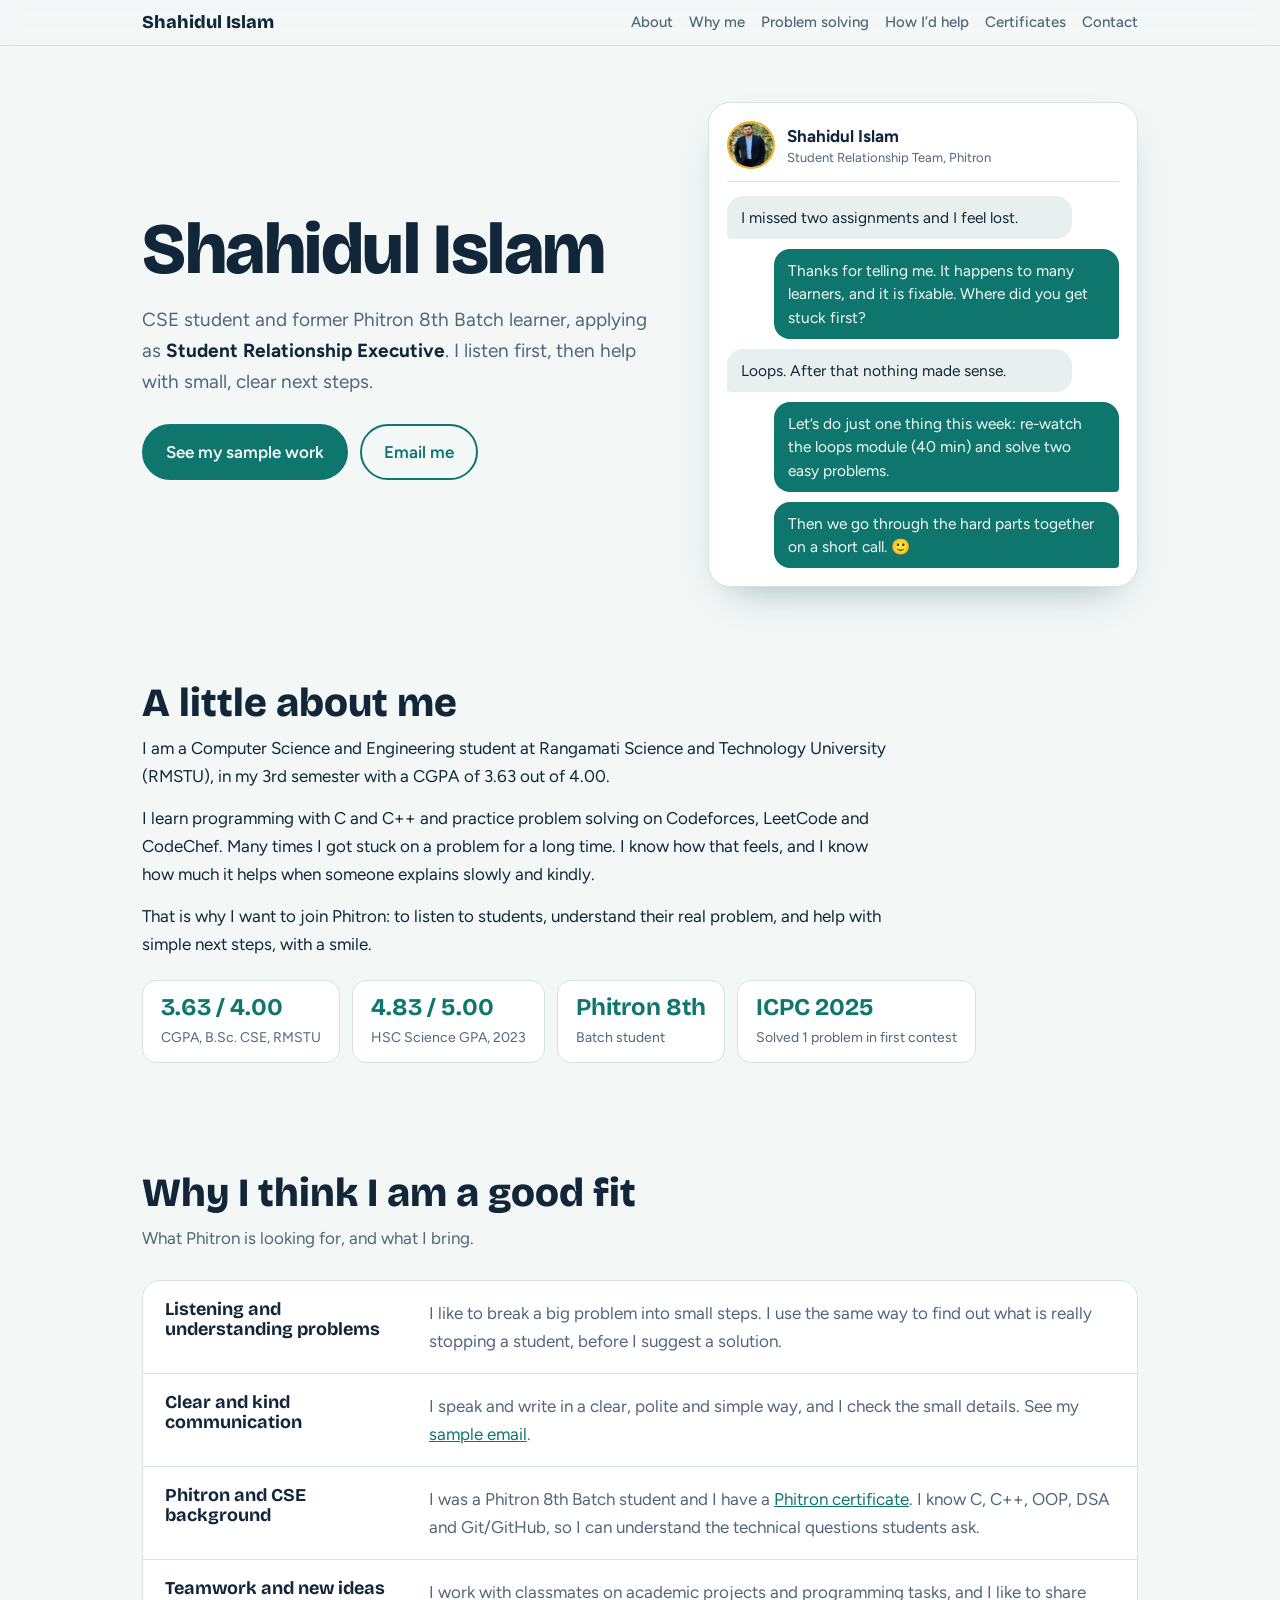
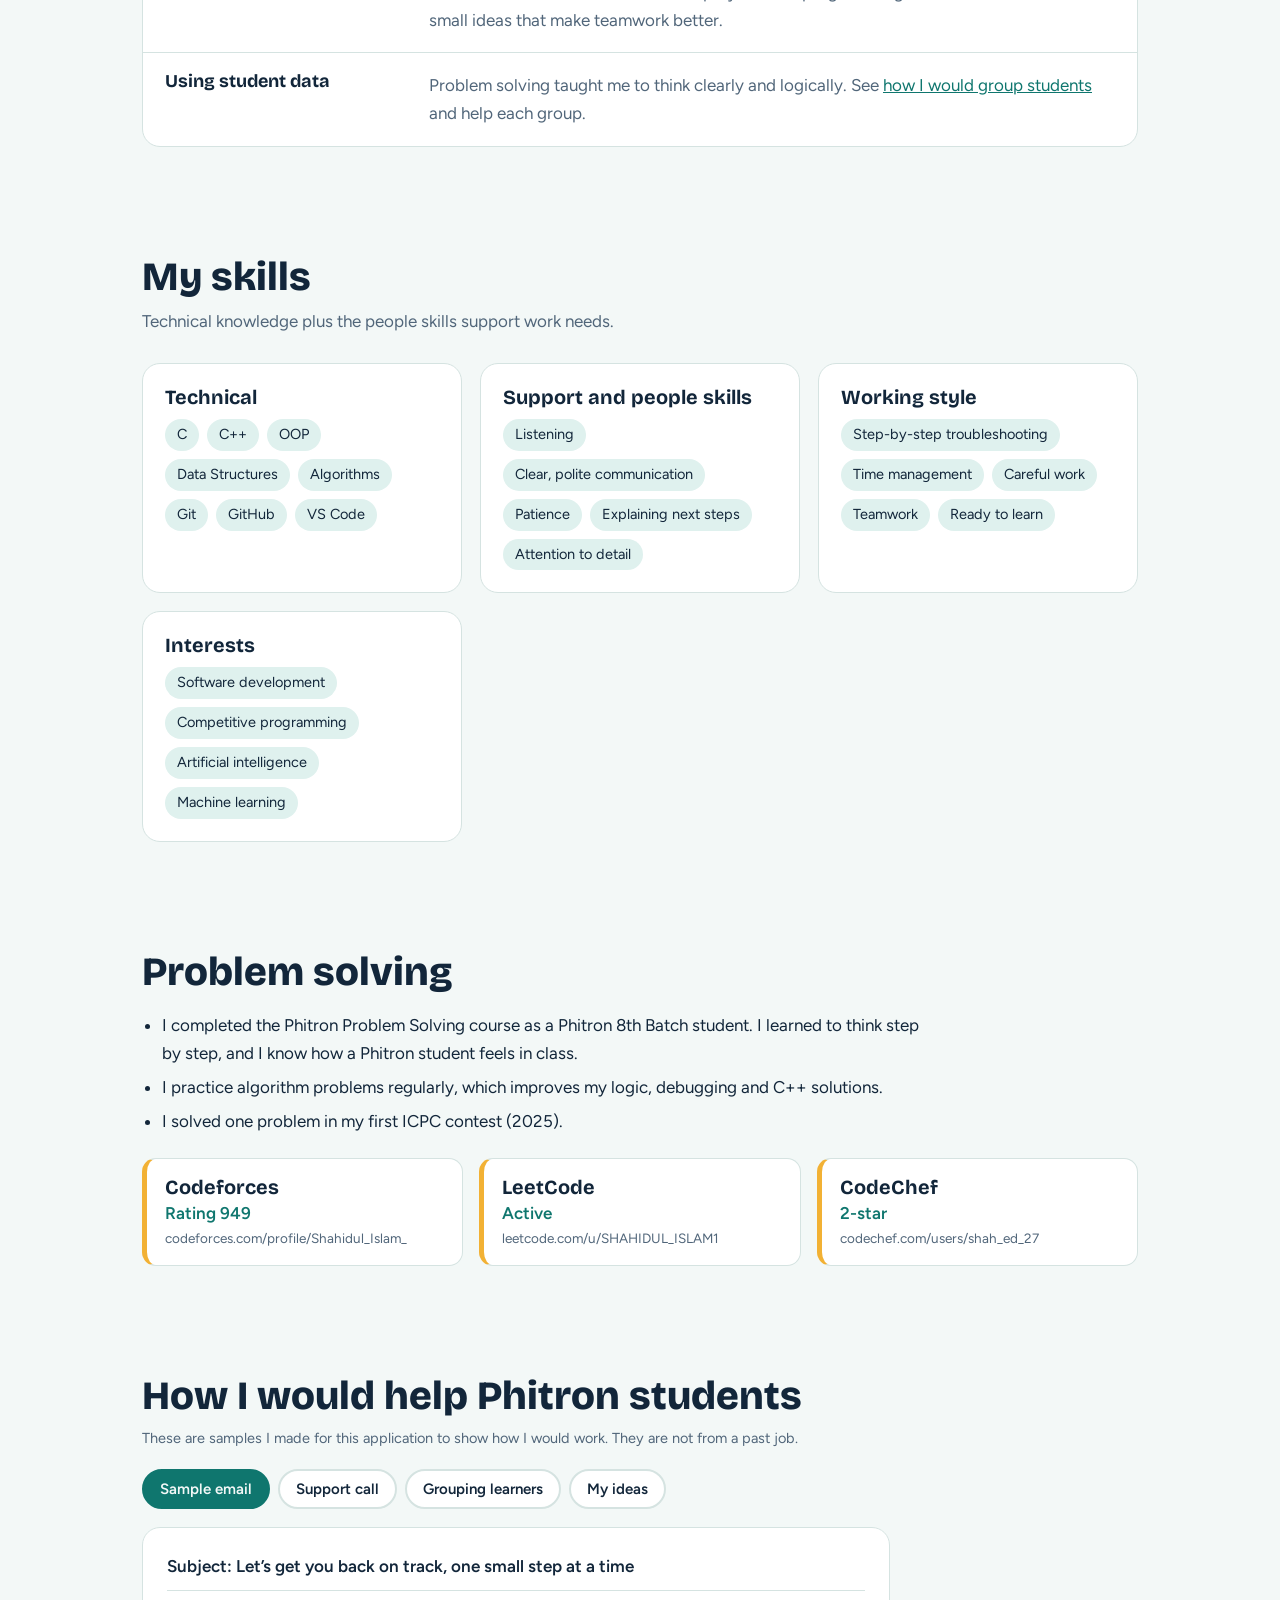
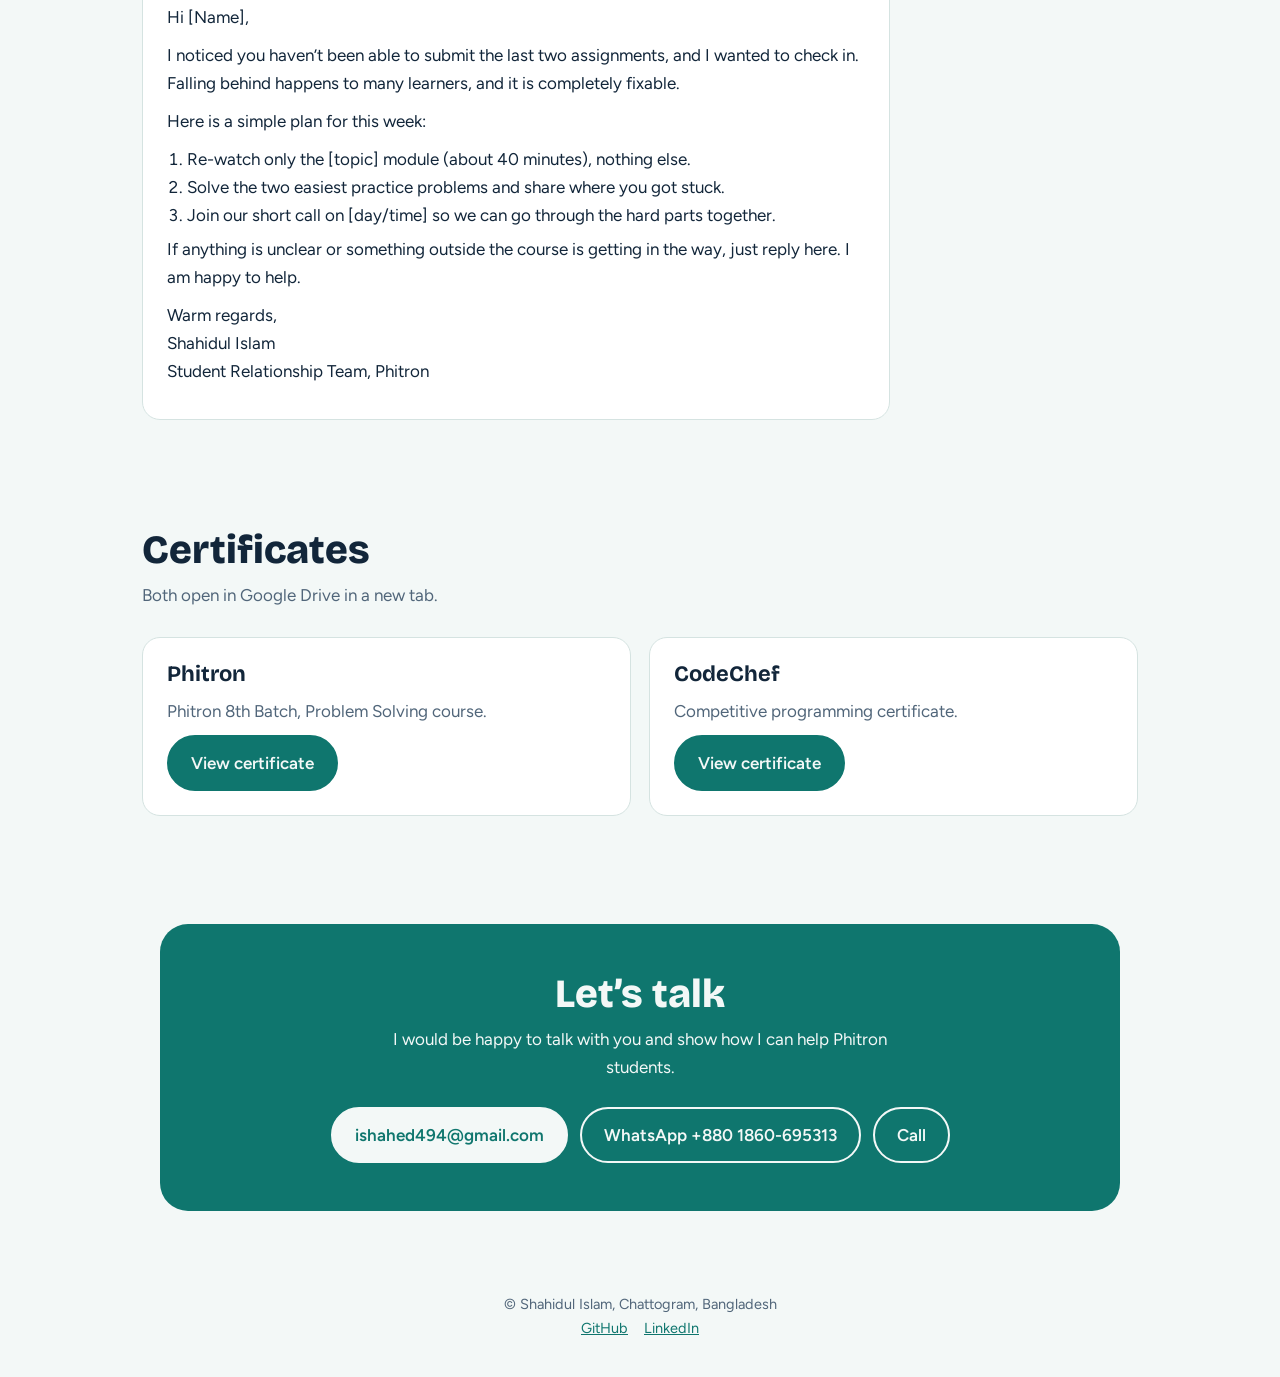
<file: public/assets/aistudio/shahidul-portfolio__1__143d3637.html>
<!DOCTYPE html>
<html lang="en">
<head>
<meta charset="utf-8">
<meta name="viewport" content="width=device-width, initial-scale=1, viewport-fit=cover">
<title>Shahidul Islam – Student Relationship Executive Application</title>
<link rel="preconnect" href="https://fonts.googleapis.com">
<link href="https://fonts.googleapis.com/css2?family=Bricolage+Grotesque:wght@500;700;800&family=Figtree:wght@400;500;600&display=swap" rel="stylesheet">
<style>
:root{--bg:#f3f8f7;--surface:#fff;--ink:#12263a;--muted:#51667a;--line:#d5e3e1;--teal:#0f766e;--teal-soft:#dff1ee;--amber:#f2b134;--bubble:#e8f0ef;
box-sizing:border-box;padding-top:env(safe-area-inset-top,0px);padding-bottom:env(safe-area-inset-bottom,0px)}
@media (prefers-color-scheme:dark){:root:not([data-theme="light"]){--bg:#0e1a24;--surface:#15252f;--ink:#e8f1f4;--muted:#9bb0bd;--line:#26404c;--teal:#4fd1c0;--teal-soft:#16383a;--bubble:#1d333f}}
:root[data-theme="dark"]{--bg:#0e1a24;--surface:#15252f;--ink:#e8f1f4;--muted:#9bb0bd;--line:#26404c;--teal:#4fd1c0;--teal-soft:#16383a;--bubble:#1d333f}
*{box-sizing:border-box}
html{scroll-behavior:smooth;scroll-padding-top:70px}
body{margin:0;background:var(--bg);color:var(--ink);font:400 17px/1.65 Figtree,system-ui,-apple-system,"Segoe UI",sans-serif}
h1,h2,h3{font-family:"Bricolage Grotesque",Figtree,system-ui,sans-serif;line-height:1.12;margin:0}
a{color:var(--teal)}
:focus-visible{outline:3px solid var(--amber);outline-offset:3px;border-radius:6px}
.wrap{max-width:1040px;margin:0 auto;padding:0 22px}
nav{position:sticky;top:0;z-index:10;background:color-mix(in srgb,var(--bg) 88%,transparent);backdrop-filter:blur(10px);border-bottom:1px solid var(--line)}
nav .wrap{display:flex;gap:6px 18px;align-items:center;justify-content:space-between;flex-wrap:wrap;padding-top:10px;padding-bottom:10px}
nav b{font:800 18px "Bricolage Grotesque",sans-serif}
nav div{display:flex;gap:4px 16px;flex-wrap:wrap;font-size:15px}
nav a{text-decoration:none;color:var(--muted);font-weight:500}
nav a:hover{color:var(--teal)}
.hero{padding:56px 0 40px}
.hero .wrap{display:grid;grid-template-columns:1.1fr .9fr;gap:40px;align-items:center}
.hero h1{font-size:clamp(40px,7vw,72px);font-weight:800;letter-spacing:-.02em}
.role{margin:14px 0 0;font-size:19px;color:var(--muted);max-width:30em}
.role strong{color:var(--ink)}
.cta{display:flex;flex-wrap:wrap;gap:12px;margin-top:26px}
.btn{display:inline-block;padding:12px 22px;border-radius:999px;font-weight:600;text-decoration:none;border:2px solid var(--teal);transition:transform .15s}
.btn:hover{transform:translateY(-2px)}
.btn.p{background:var(--teal);color:var(--bg)}
.chat{background:var(--surface);border:1px solid var(--line);border-radius:22px;padding:18px;box-shadow:0 18px 40px -22px rgba(15,60,70,.45)}
.chat header{display:flex;align-items:center;gap:12px;padding-bottom:12px;border-bottom:1px solid var(--line);margin-bottom:14px}
.chat img{width:48px;height:48px;border-radius:50%;object-fit:cover;object-position:50% 20%;border:2px solid var(--amber)}
.chat header span{display:block;font-size:13px;color:var(--muted);line-height:1.3}
.msgs{display:flex;flex-direction:column;gap:10px;min-height:300px}
.m{max-width:88%;padding:10px 14px;border-radius:16px;font-size:15.5px;line-height:1.5;opacity:0;transform:translateY(8px);animation:pop .5s forwards}
.m.l{background:var(--bubble);border-bottom-left-radius:4px}
.m.r{align-self:flex-end;background:var(--teal);color:var(--bg);border-bottom-right-radius:4px}
.m:nth-child(1){animation-delay:.5s}.m:nth-child(2){animation-delay:1.6s}.m:nth-child(3){animation-delay:3s}.m:nth-child(4){animation-delay:4.3s}.m:nth-child(5){animation-delay:5.6s}
@keyframes pop{to{opacity:1;transform:none}}
section{padding:54px 0}
h2{font-size:clamp(28px,4.5vw,40px);font-weight:800;margin-bottom:8px}
.sub{color:var(--muted);margin:0 0 28px;max-width:40em}
.about p{max-width:44em;margin:0 0 14px}
.facts{display:flex;flex-wrap:wrap;gap:12px;margin-top:22px}
.fact{background:var(--surface);border:1px solid var(--line);border-radius:14px;padding:12px 18px}
.fact b{display:block;font:700 24px "Bricolage Grotesque",sans-serif;color:var(--teal);line-height:1.2}
.fact span{font-size:14px;color:var(--muted)}
.fit{display:grid;gap:0;border:1px solid var(--line);border-radius:18px;overflow:hidden;background:var(--surface)}
.fit div{display:grid;grid-template-columns:240px 1fr;gap:6px 24px;padding:18px 22px;border-top:1px solid var(--line)}
.fit div:first-child{border-top:0}
.fit h3{font-size:18px;font-weight:700}
.fit p{margin:0;color:var(--muted)}
.fit div:hover{background:var(--teal-soft)}
.cols{display:grid;grid-template-columns:repeat(auto-fit,minmax(240px,1fr));gap:18px}
.card{background:var(--surface);border:1px solid var(--line);border-radius:18px;padding:22px}
.card h3{font-size:20px;margin-bottom:10px}
.tags{display:flex;flex-wrap:wrap;gap:8px;padding:0;margin:0;list-style:none}
.tags li{background:var(--teal-soft);color:var(--ink);padding:4px 12px;border-radius:999px;font-size:14.5px}
.plat{display:grid;grid-template-columns:repeat(auto-fit,minmax(220px,1fr));gap:16px;margin-top:22px}
.plat a{display:block;text-decoration:none;color:var(--ink);background:var(--surface);border:1px solid var(--line);border-left:5px solid var(--amber);border-radius:14px;padding:16px 18px;transition:transform .15s}
.plat a:hover{transform:translateY(-3px)}
.plat b{font:700 20px "Bricolage Grotesque",sans-serif;display:block}
.plat span{color:var(--teal);font-weight:600}
.plat small{display:block;color:var(--muted);font-size:13.5px;overflow-wrap:anywhere}
ul.pts{padding-left:20px;max-width:46em}
ul.pts li{margin:6px 0}
.tabs{display:flex;gap:8px;flex-wrap:wrap;margin-bottom:18px}
.tabs button{font:600 15px Figtree,sans-serif;padding:9px 16px;border-radius:999px;border:2px solid var(--line);background:var(--surface);color:var(--ink);cursor:pointer}
.tabs button[aria-selected="true"]{background:var(--teal);border-color:var(--teal);color:var(--bg)}
.panel{background:var(--surface);border:1px solid var(--line);border-radius:18px;padding:24px;animation:pop .35s both}
.panel[hidden]{display:none}
.mail{max-width:44em}
.mail .subj{font-weight:600;padding-bottom:10px;border-bottom:1px solid var(--line);margin-bottom:12px}
.mail p{margin:0 0 10px}
.steps{padding-left:20px;margin:6px 0}
.flow{list-style:none;padding:0;margin:0;display:grid;gap:12px}
.flow li{padding-left:16px;border-left:4px solid var(--teal)}
.flow b{display:block}
.grp{display:grid;grid-template-columns:repeat(auto-fit,minmax(220px,1fr));gap:14px}
.grp div{border:1px solid var(--line);border-radius:14px;padding:16px;background:var(--bg)}
.grp h4{margin:0 0 6px;font:700 18px "Bricolage Grotesque",sans-serif}
.grp p{margin:4px 0;font-size:15px;color:var(--muted)}
.grp p b{color:var(--ink)}
.note{font-size:14.5px;color:var(--muted);margin:0 0 18px}
.certs{display:grid;grid-template-columns:repeat(auto-fit,minmax(260px,1fr));gap:18px}
.cert{display:flex;flex-direction:column;gap:10px;align-items:flex-start;background:var(--surface);border:1px solid var(--line);border-radius:18px;padding:24px}
.cert h3{font-size:22px}
.cert p{margin:0;color:var(--muted)}
.contact{text-align:center}
.contact .wrap{background:var(--teal);color:var(--bg);border-radius:28px;padding:48px 24px;max-width:960px}
.contact h2{color:var(--bg)}
.contact p{max-width:32em;margin:0 auto 24px}
.contact .cta{justify-content:center}
.contact .btn{border-color:var(--bg);color:var(--bg)}
.contact .btn.p{background:var(--bg);color:var(--teal)}
footer{text-align:center;padding:28px 22px 36px;color:var(--muted);font-size:14.5px}
footer a{margin:0 8px}
.rv{opacity:0;transform:translateY(18px);transition:opacity .6s,transform .6s}
.rv.in{opacity:1;transform:none}
nav div{min-width:0}
@media (max-width:760px){
body{font-size:16px}
.wrap{padding:0 16px}
nav .wrap{flex-wrap:nowrap;gap:12px}
nav b{flex:none;font-size:16px}
nav div{flex-wrap:nowrap;overflow-x:auto;white-space:nowrap;scrollbar-width:none;gap:18px;padding:6px 0}
nav div::-webkit-scrollbar{display:none}
.hero{padding:26px 0 14px}
.hero .wrap{grid-template-columns:1fr;gap:26px}
.role{font-size:17px}
.cta{flex-direction:column}
.btn{text-align:center;width:100%;padding:14px 20px}
.chat{padding:14px;border-radius:18px}
.msgs{min-height:0}
.m{max-width:92%;font-size:15px}
section{padding:32px 0}
.sub{margin-bottom:20px}
.facts{display:grid;grid-template-columns:1fr 1fr;gap:10px}
.fact{padding:10px 14px}
.fact b{font-size:19px}
.fit div{grid-template-columns:1fr;padding:16px}
.card,.cert{padding:18px}
.tabs{flex-wrap:nowrap;overflow-x:auto;margin-right:-16px;padding-right:16px;padding-bottom:4px;scrollbar-width:none}
.tabs::-webkit-scrollbar{display:none}
.tabs button{flex:none;padding:10px 16px}
.panel{padding:18px}
.contact .wrap{border-radius:22px;padding:34px 18px;margin:0 16px;max-width:none}
footer a{display:inline-block;padding:6px 8px}
}
@media (prefers-reduced-motion:reduce){*{animation:none!important;transition:none!important}.m,.rv{opacity:1;transform:none}html{scroll-behavior:auto}}
</style>
</head>
<body>
<nav><div class="wrap"><b>Shahidul Islam</b><div><a href="#about">About</a><a href="#fit">Why me</a><a href="#problem">Problem solving</a><a href="#help">How I’d help</a><a href="#certs">Certificates</a><a href="#contact">Contact</a></div></div></nav>

<header class="hero"><div class="wrap">
<div>
<h1>Shahidul Islam</h1>
<p class="role">CSE student and former Phitron 8th Batch learner, applying as <strong>Student Relationship Executive</strong>. I listen first, then help with small, clear next steps.</p>
<div class="cta"><a class="btn p" href="#help">See my sample work</a><a class="btn" href="mailto:ishahed494@gmail.com">Email me</a></div>
</div>
<div class="chat" aria-label="Example of how I reply to a learner">
<header><img src="[data-uri]" alt="Shahidul Islam"><div><b>Shahidul Islam</b><span>Student Relationship Team, Phitron</span></div></header>
<div class="msgs">
<div class="m l">I missed two assignments and I feel lost.</div>
<div class="m r">Thanks for telling me. It happens to many learners, and it is fixable. Where did you get stuck first?</div>
<div class="m l">Loops. After that nothing made sense.</div>
<div class="m r">Let’s do just one thing this week: re-watch the loops module (40 min) and solve two easy problems.</div>
<div class="m r">Then we go through the hard parts together on a short call. 🙂</div>
</div>
</div></div></header>

<main>
<section id="about" class="about rv"><div class="wrap">
<h2>A little about me</h2>
<p>I am a Computer Science and Engineering student at Rangamati Science and Technology University (RMSTU), in my 3rd semester with a CGPA of 3.63 out of 4.00.</p>
<p>I learn programming with C and C++ and practice problem solving on Codeforces, LeetCode and CodeChef. Many times I got stuck on a problem for a long time. I know how that feels, and I know how much it helps when someone explains slowly and kindly.</p>
<p>That is why I want to join Phitron: to listen to students, understand their real problem, and help with simple next steps, with a smile.</p>
<div class="facts">
<div class="fact"><b>3.63 / 4.00</b><span>CGPA, B.Sc. CSE, RMSTU</span></div>
<div class="fact"><b>4.83 / 5.00</b><span>HSC Science GPA, 2023</span></div>
<div class="fact"><b>Phitron 8th</b><span>Batch student</span></div>
<div class="fact"><b>ICPC 2025</b><span>Solved 1 problem in first contest</span></div>
</div>
</div></section>

<section id="fit" class="rv"><div class="wrap">
<h2>Why I think I am a good fit</h2>
<p class="sub">What Phitron is looking for, and what I bring.</p>
<div class="fit">
<div><h3>Listening and understanding problems</h3><p>I like to break a big problem into small steps. I use the same way to find out what is really stopping a student, before I suggest a solution.</p></div>
<div><h3>Clear and kind communication</h3><p>I speak and write in a clear, polite and simple way, and I check the small details. See my <a href="#help">sample email</a>.</p></div>
<div><h3>Phitron and CSE background</h3><p>I was a Phitron 8th Batch student and I have a <a href="#certs">Phitron certificate</a>. I know C, C++, OOP, DSA and Git/GitHub, so I can understand the technical questions students ask.</p></div>
<div><h3>Teamwork and new ideas</h3><p>I work with classmates on academic projects and programming tasks, and I like to share small ideas that make teamwork better.</p></div>
<div><h3>Using student data</h3><p>Problem solving taught me to think clearly and logically. See <a href="#help">how I would group students</a> and help each group.</p></div>
</div>
</div></section>

<section id="skills" class="rv"><div class="wrap">
<h2>My skills</h2>
<p class="sub">Technical knowledge plus the people skills support work needs.</p>
<div class="cols">
<div class="card"><h3>Technical</h3><ul class="tags"><li>C</li><li>C++</li><li>OOP</li><li>Data Structures</li><li>Algorithms</li><li>Git</li><li>GitHub</li><li>VS Code</li></ul></div>
<div class="card"><h3>Support and people skills</h3><ul class="tags"><li>Listening</li><li>Clear, polite communication</li><li>Patience</li><li>Explaining next steps</li><li>Attention to detail</li></ul></div>
<div class="card"><h3>Working style</h3><ul class="tags"><li>Step-by-step troubleshooting</li><li>Time management</li><li>Careful work</li><li>Teamwork</li><li>Ready to learn</li></ul></div>
<div class="card"><h3>Interests</h3><ul class="tags"><li>Software development</li><li>Competitive programming</li><li>Artificial intelligence</li><li>Machine learning</li></ul></div>
</div>
</div></section>

<section id="problem" class="rv"><div class="wrap">
<h2>Problem solving</h2>
<ul class="pts">
<li>I completed the Phitron Problem Solving course as a Phitron 8th Batch student. I learned to think step by step, and I know how a Phitron student feels in class.</li>
<li>I practice algorithm problems regularly, which improves my logic, debugging and C++ solutions.</li>
<li>I solved one problem in my first ICPC contest (2025).</li>
</ul>
<div class="plat">
<a href="https://codeforces.com/profile/Shahidul_Islam_" target="_blank" rel="noopener"><b>Codeforces</b><span>Rating 949</span><small>codeforces.com/profile/Shahidul_Islam_</small></a>
<a href="https://leetcode.com/u/SHAHIDUL_ISLAM1" target="_blank" rel="noopener"><b>LeetCode</b><span>Active</span><small>leetcode.com/u/SHAHIDUL_ISLAM1</small></a>
<a href="https://codechef.com/users/shah_ed_27" target="_blank" rel="noopener"><b>CodeChef</b><span>2-star</span><small>codechef.com/users/shah_ed_27</small></a>
</div>
</div></section>

<section id="help" class="rv"><div class="wrap">
<h2>How I would help Phitron students</h2>
<p class="note">These are samples I made for this application to show how I would work. They are not from a past job.</p>
<div class="tabs" role="tablist">
<button role="tab" id="t0" aria-controls="p0" aria-selected="true">Sample email</button>
<button role="tab" id="t1" aria-controls="p1" aria-selected="false">Support call</button>
<button role="tab" id="t2" aria-controls="p2" aria-selected="false">Grouping learners</button>
<button role="tab" id="t3" aria-controls="p3" aria-selected="false">My ideas</button>
</div>

<div class="panel mail" role="tabpanel" id="p0" aria-labelledby="t0">
<div class="subj">Subject: Let’s get you back on track, one small step at a time</div>
<p>Hi [Name],</p>
<p>I noticed you haven’t been able to submit the last two assignments, and I wanted to check in. Falling behind happens to many learners, and it is completely fixable.</p>
<p>Here is a simple plan for this week:</p>
<ol class="steps"><li>Re-watch only the [topic] module (about 40 minutes), nothing else.</li><li>Solve the two easiest practice problems and share where you got stuck.</li><li>Join our short call on [day/time] so we can go through the hard parts together.</li></ol>
<p>If anything is unclear or something outside the course is getting in the way, just reply here. I am happy to help.</p>
<p>Warm regards,<br>Shahidul Islam<br>Student Relationship Team, Phitron</p>
</div>

<div class="panel" role="tabpanel" id="p1" aria-labelledby="t1" hidden>
<ol class="flow">
<li><b>Welcome</b>Greet warmly and let the learner talk first without interrupting.</li>
<li><b>Understand</b>Ask open questions (“Where exactly did you get stuck?”) and repeat back what I heard.</li>
<li><b>Find the cause</b>Separate technical gaps, time problems and motivation problems.</li>
<li><b>Agree a small plan</b>Two or three concrete steps for the next week, with a date.</li>
<li><b>Follow up</b>Send a short summary by email and check progress at the agreed time.</li>
</ol>
</div>

<div class="panel" role="tabpanel" id="p2" aria-labelledby="t2" hidden>
<div class="grp">
<div><h4>Inactive</h4><p><b>Example criteria:</b> no login or class activity for 7+ days</p><p><b>Action:</b> friendly check-in email, then a call</p></div>
<div><h4>Falling behind</h4><p><b>Example criteria:</b> missed 2+ assignments in a row</p><p><b>Action:</b> personal study plan and call</p></div>
<div><h4>Repeated doubts</h4><p><b>Example criteria:</b> same topic raised in feedback or the Facebook group</p><p><b>Action:</b> share the topic with the team; suggest a revision resource or session</p></div>
</div>
</div>

<div class="panel" role="tabpanel" id="p3" aria-labelledby="t3" hidden>
<ul class="pts">
<li>A short “first week” checklist for new batches, so learners know exactly what to do.</li>
<li>A weekly Facebook post that answers the most common doubts from the previous week.</li>
<li>Small peer study groups for learners who are at the same stage.</li>
</ul>
</div>
</div></section>

<section id="certs" class="rv"><div class="wrap">
<h2>Certificates</h2>
<p class="sub">Both open in Google Drive in a new tab.</p>
<div class="certs">
<div class="cert"><h3>Phitron</h3><p>Phitron 8th Batch, Problem Solving course.</p><a class="btn p" href="https://drive.google.com/file/d/1hGcG40xjkWlJtsBDZOAiYj9VS6_mFz42/view" target="_blank" rel="noopener">View certificate</a></div>
<div class="cert"><h3>CodeChef</h3><p>Competitive programming certificate.</p><a class="btn p" href="https://drive.google.com/file/d/1WeTm4WIT52lzDcpUVyBRU__jAanUTpWi/view" target="_blank" rel="noopener">View certificate</a></div>
</div>
</div></section>

<section id="contact" class="contact rv"><div class="wrap">
<h2>Let’s talk</h2>
<p>I would be happy to talk with you and show how I can help Phitron students.</p>
<div class="cta">
<a class="btn p" href="mailto:ishahed494@gmail.com">ishahed494@gmail.com</a>
<a class="btn" href="https://wa.me/8801860695313" target="_blank" rel="noopener">WhatsApp +880 1860-695313</a>
<a class="btn" href="tel:+8801860695313">Call</a>
</div>
</div></section>
</main>

<footer>© Shahidul Islam, Chattogram, Bangladesh<br>
<a href="https://github.com/shahidulislamrasin" target="_blank" rel="noopener">GitHub</a><a href="https://linkedin.com/in/shahidulislamrasin" target="_blank" rel="noopener">LinkedIn</a></footer>

<script>
(function(){
var tabs=[].slice.call(document.querySelectorAll('[role=tab]'));
function sel(t){tabs.forEach(function(b){var on=b===t;b.setAttribute('aria-selected',on);document.getElementById(b.getAttribute('aria-controls')).hidden=!on});}
tabs.forEach(function(b,i){b.addEventListener('click',function(){sel(b)});b.addEventListener('keydown',function(e){var n=e.key==='ArrowRight'?1:e.key==='ArrowLeft'?-1:0;if(n){var t=tabs[(i+n+tabs.length)%tabs.length];t.focus();sel(t)}})});
var rv=document.querySelectorAll('.rv');
if('IntersectionObserver' in window){var io=new IntersectionObserver(function(es){es.forEach(function(e){if(e.isIntersecting){e.target.classList.add('in');io.unobserve(e.target)}})},{threshold:.12});rv.forEach(function(s){io.observe(s)})}else{rv.forEach(function(s){s.classList.add('in')})}
})();
</script>
</body>
</html>
</file>
